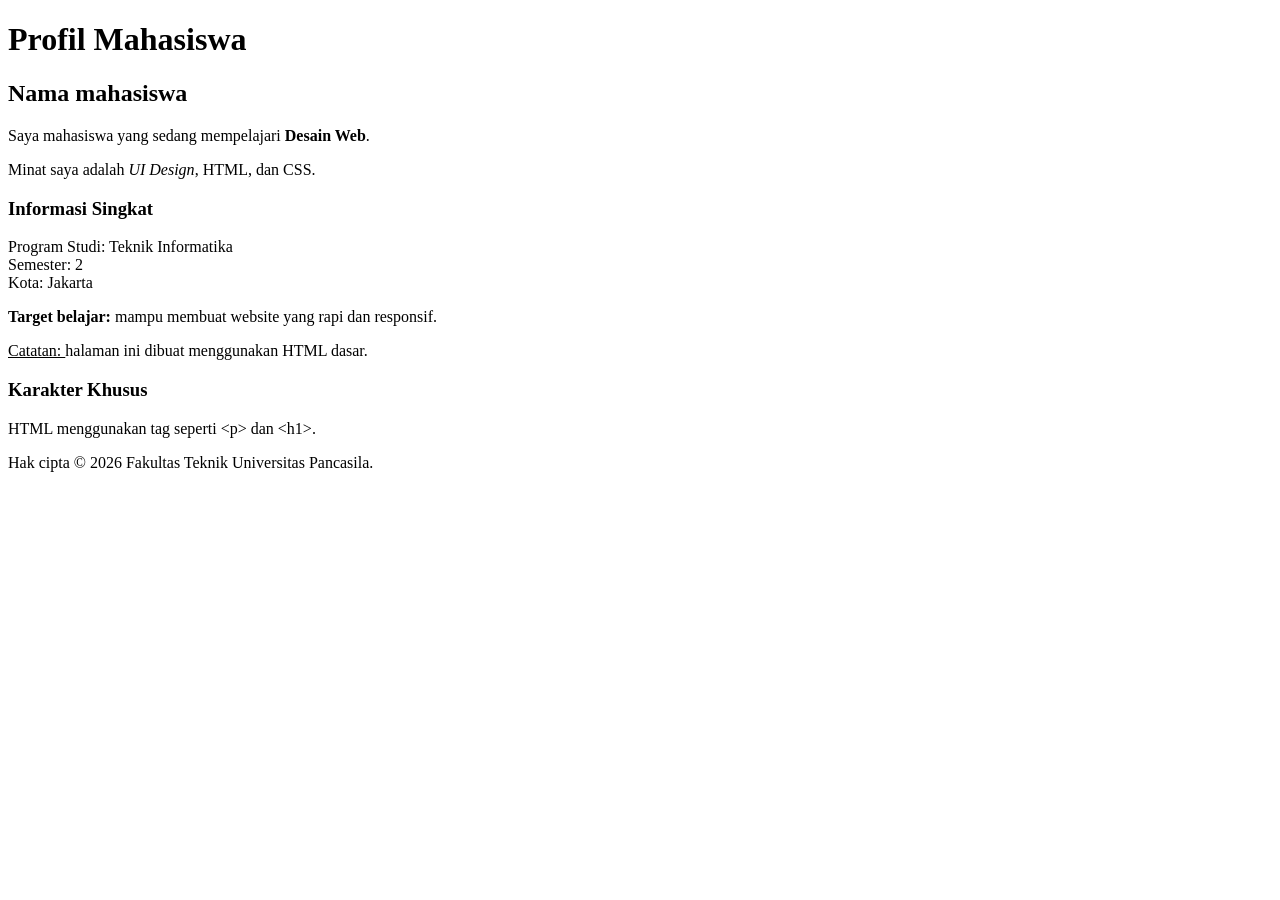
<file: Contoh1/index.html>
<!DOCTYPE html>
<html lang="id">
<head>
    <meta charset="UTF-8">
    <meta name="viewport" content="width=device-width, initial-scale=1.0">
    <title>Profil Mahasiswa</title>
</head>
<body>
    <h1>Profil Mahasiswa</h1>
    <h2>Nama mahasiswa</h2>

    <p>Saya mahasiswa yang sedang mempelajari <strong>Desain Web</strong>.</p>
    <p>Minat saya adalah <em>UI Design</em>, HTML, dan CSS.</p>

    <h3>Informasi Singkat</h3>

    <p>Program Studi: Teknik Informatika<br>
        Semester: 2<br>
        Kota: Jakarta</p>

    <p><b>Target belajar: </b> mampu membuat website yang rapi dan responsif.</p>
    <p><u>Catatan: </u> halaman ini dibuat menggunakan HTML dasar.</p>

    <h3>Karakter Khusus</h3>

    <p>HTML menggunakan tag seperti &lt;p&gt; dan &lt;h1&gt;.</p>
    <p>Hak cipta &copy; 2026 Fakultas Teknik Universitas Pancasila.</p>
</body>
</html>
</file>
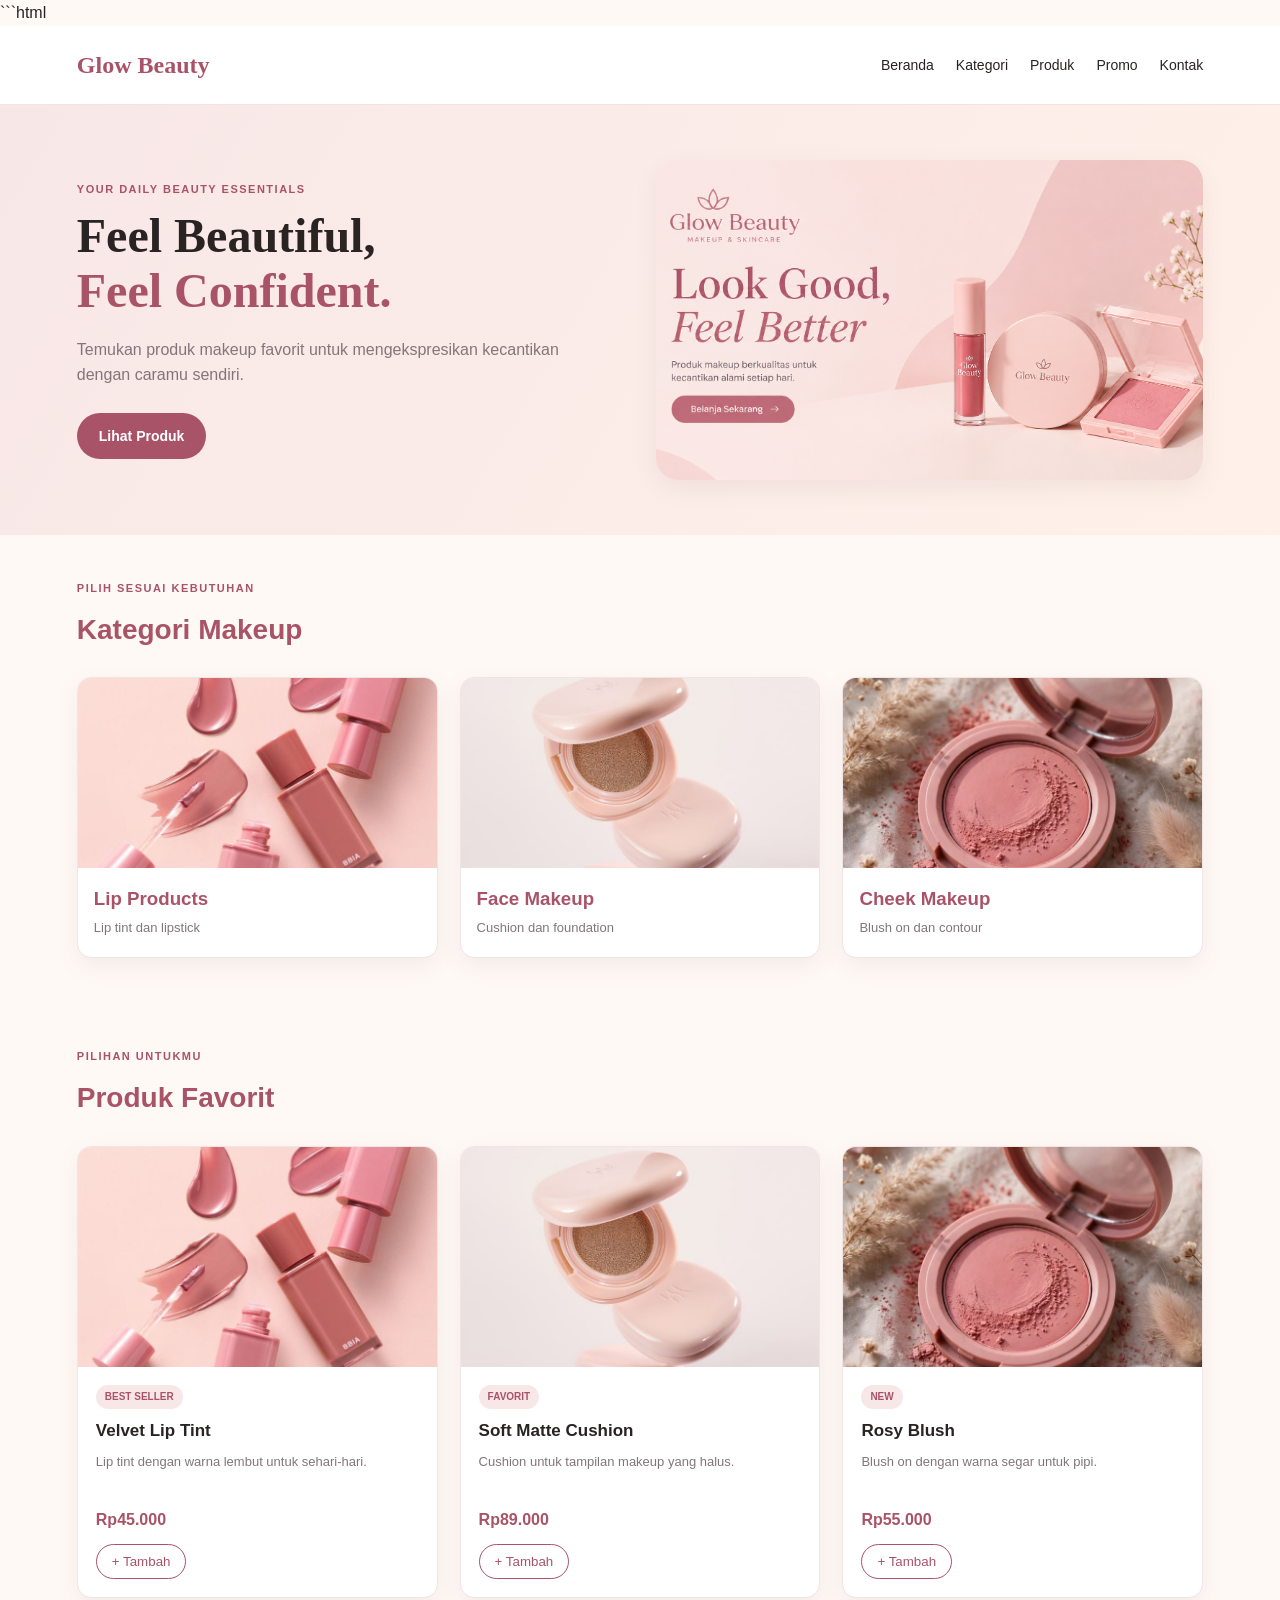
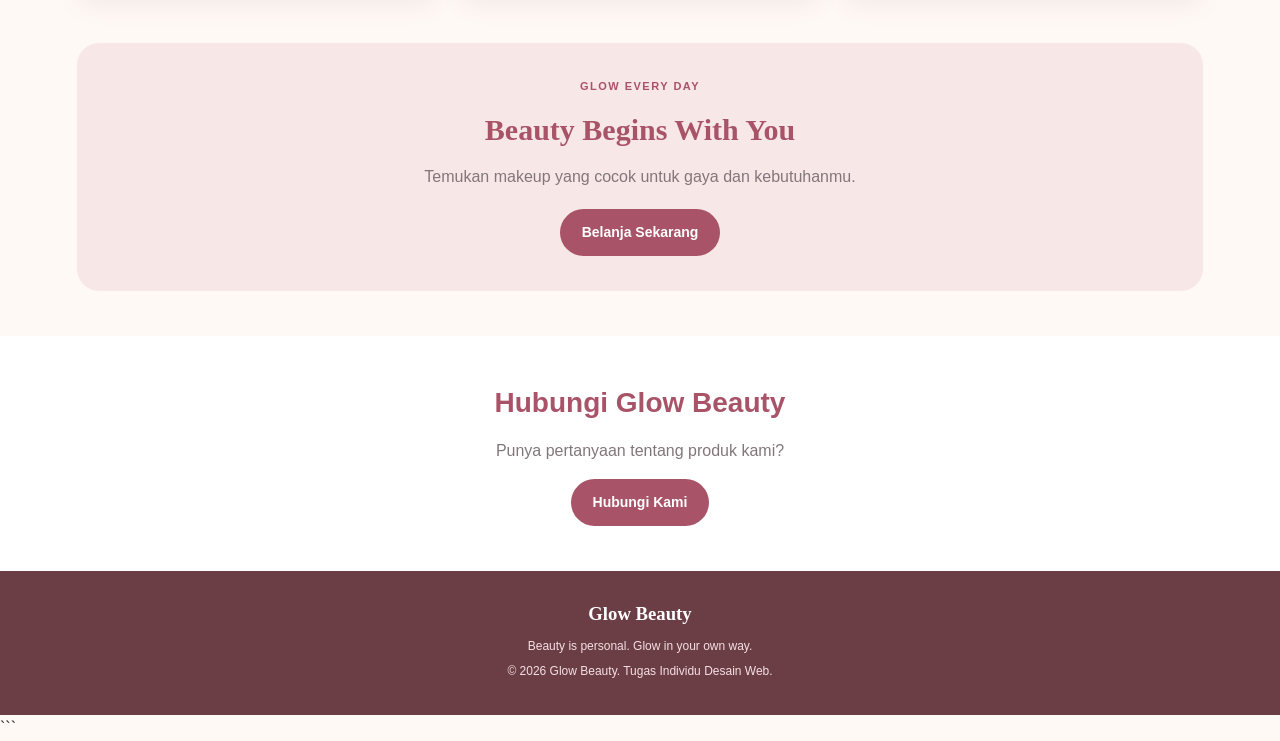
<file: pertemuan 6/index.html>
```html
<!DOCTYPE html>
<html lang="id">
<head>
    <meta charset="UTF-8">
    <meta name="viewport" content="width=device-width, initial-scale=1.0">
    <title>Glow Beauty | Makeup Store</title>
    <link rel="stylesheet" href="css/style.css">
</head>
<body>

    <header class="header" id="beranda">
        <div class="logo">Glow Beauty</div>
        <nav>
            <a href="#beranda">Beranda</a>
            <a href="#kategori">Kategori</a>
            <a href="#produk">Produk</a>
            <a href="#promo">Promo</a>
            <a href="#kontak">Kontak</a>
        </nav>
    </header>

    <main>
        <section class="hero" id="promo">
            <div class="hero-text">
                <p class="eyebrow">YOUR DAILY BEAUTY ESSENTIALS</p>
                <h1>Feel Beautiful,<br><span>Feel Confident.</span></h1>
                <p>
                    Temukan produk makeup favorit untuk
                    mengekspresikan kecantikan dengan caramu sendiri.
                </p>
                <a href="#produk" class="button">Lihat Produk</a>
            </div>

            <div class="hero-image">
                <img src="images/Banner.png"
                     alt="Kumpulan produk makeup">
            </div>
        </section>

        <section class="section" id="kategori">
            <div class="section-heading">
                <p class="eyebrow">PILIH SESUAI KEBUTUHAN</p>
                <h2>Kategori Makeup</h2>
            </div>

            <div class="category-grid">
                <article class="category-card">
                    <img src="images/liptint.jpeg" alt="Produk lip tint">
                    <h3>Lip Products</h3>
                    <p>Lip tint dan lipstick</p>
                </article>

                <article class="category-card">
                    <img src="images/cushion.jpeg" alt="Produk cushion">
                    <h3>Face Makeup</h3>
                    <p>Cushion dan foundation</p>
                </article>

                <article class="category-card">
                    <img src="images/blush on.jpeg" alt="Produk blush on">
                    <h3>Cheek Makeup</h3>
                    <p>Blush on dan contour</p>
                </article>
            </div>
        </section>

        <section class="section" id="produk">
            <div class="section-heading">
                <p class="eyebrow">PILIHAN UNTUKMU</p>
                <h2>Produk Favorit</h2>
            </div>

            <div class="product-grid">
                <article class="product-card">
                    <img src="images/liptint.jpeg" alt="Velvet Lip Tint">
                    <div class="product-info">
                        <span class="label">BEST SELLER</span>
                        <h3>Velvet Lip Tint</h3>
                        <p>Lip tint dengan warna lembut untuk sehari-hari.</p>
                        <strong>Rp45.000</strong>
                        <button type="button">+ Tambah</button>
                    </div>
                </article>

                <article class="product-card">
                    <img src="images/cushion.jpeg" alt="Soft Matte Cushion">
                    <div class="product-info">
                        <span class="label">FAVORIT</span>
                        <h3>Soft Matte Cushion</h3>
                        <p>Cushion untuk tampilan makeup yang halus.</p>
                        <strong>Rp89.000</strong>
                        <button type="button">+ Tambah</button>
                    </div>
                </article>

                <article class="product-card">
                    <img src="images/blush on.jpeg" alt="Rosy Blush">
                    <div class="product-info">
                        <span class="label">NEW</span>
                        <h3>Rosy Blush</h3>
                        <p>Blush on dengan warna segar untuk pipi.</p>
                        <strong>Rp55.000</strong>
                        <button type="button">+ Tambah</button>
                    </div>
                </article>
            </div>
        </section>

        <section class="promo-box">
            <p class="eyebrow">GLOW EVERY DAY</p>
            <h2>Beauty Begins With You</h2>
            <p>Temukan makeup yang cocok untuk gaya dan kebutuhanmu.</p>
            <a href="#produk" class="button">Belanja Sekarang</a>
        </section>

        <section class="contact section" id="kontak">
            <h2>Hubungi Glow Beauty</h2>
            <p>Punya pertanyaan tentang produk kami?</p>
            <a href="mailto:glowbeauty@example.com" class="button">
                Hubungi Kami
            </a>
        </section>
    </main>

    <footer>
        <h3>Glow Beauty</h3>
        <p>Beauty is personal. Glow in your own way.</p>
        <p>&copy; 2026 Glow Beauty. Tugas Individu Desain Web.</p>
    </footer>

</body>
</html>
```
</file>
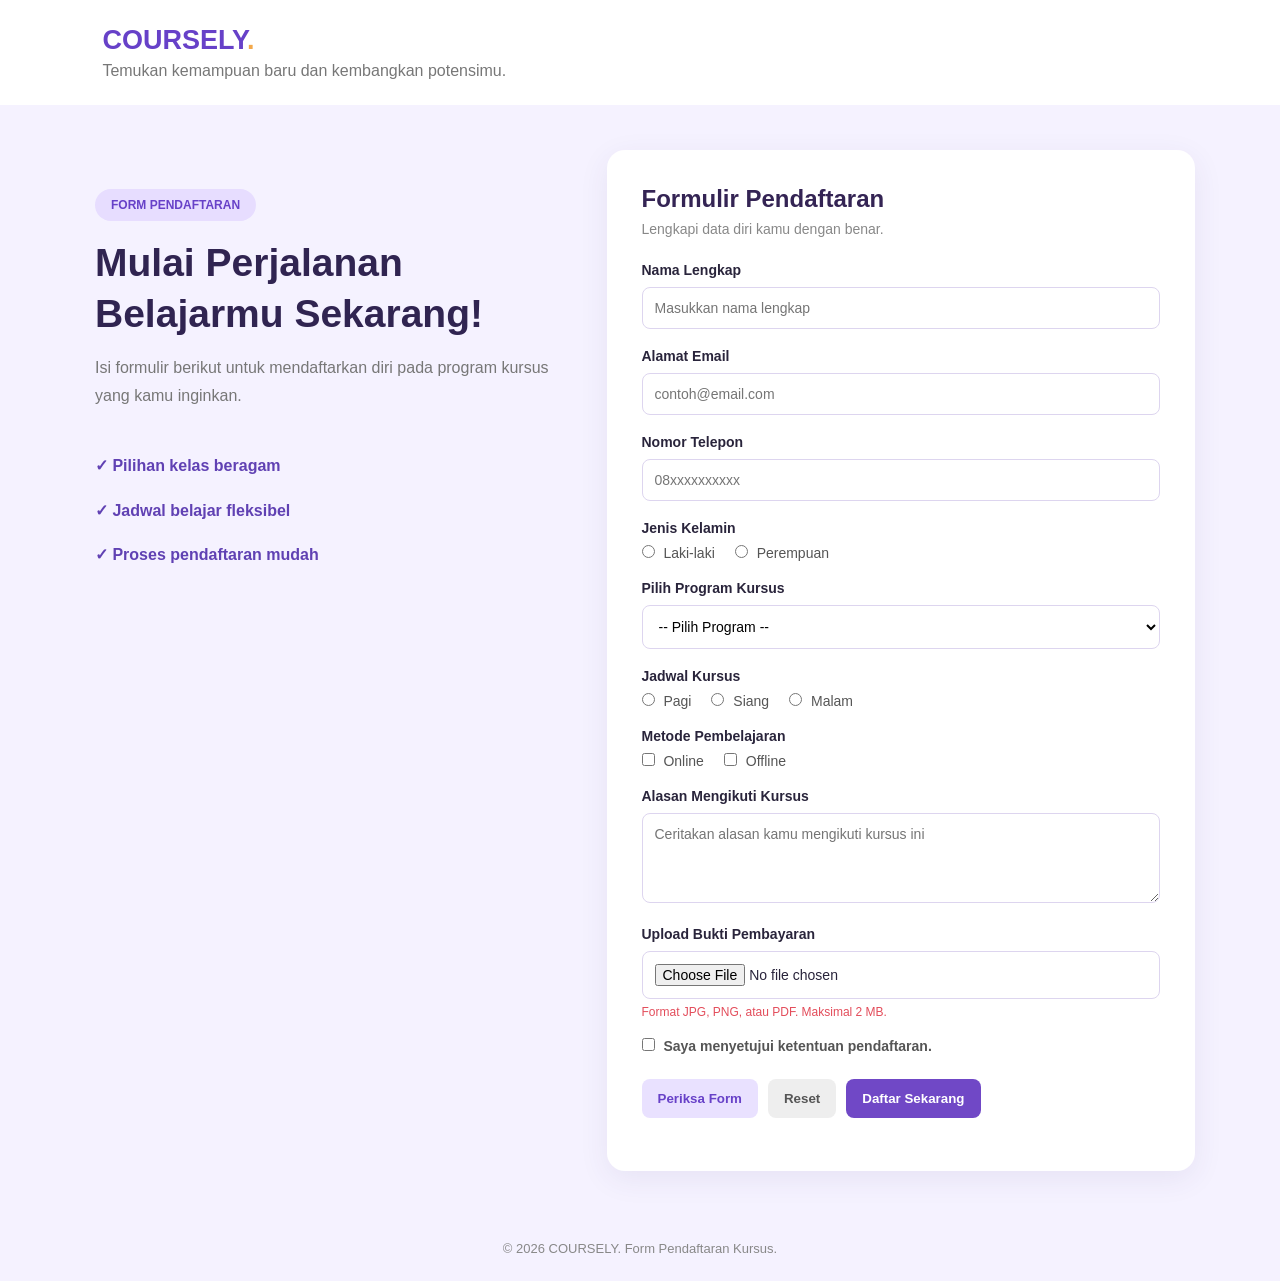
<file: pertemuan 8/index.html>
<!DOCTYPE html>
<html lang="id">
<head>
    <meta charset="UTF-8">
    <meta name="viewport" content="width=device-width, initial-scale=1.0">
    <title>COURSELY - Form Pendaftaran Kursus</title>
    <link rel="stylesheet" href="css/style.css">
</head>
<body>

    <header>
        <div class="logo">COURSELY<span>.</span></div>
        <p>Temukan kemampuan baru dan kembangkan potensimu.</p>
    </header>

    <main class="container">

        <section class="intro">
            <span class="tag">FORM PENDAFTARAN</span>
            <h1>Mulai Perjalanan<br>Belajarmu Sekarang!</h1>
            <p>
                Isi formulir berikut untuk mendaftarkan diri pada program
                kursus yang kamu inginkan.
            </p>
            <div class="info">
                <div>✓ Pilihan kelas beragam</div>
                <div>✓ Jadwal belajar fleksibel</div>
                <div>✓ Proses pendaftaran mudah</div>
            </div>
        </section>

        <section class="form-card">
            <h2>Formulir Pendaftaran</h2>
            <p class="subtitle">Lengkapi data diri kamu dengan benar.</p>

            <form id="formPendaftaran" novalidate>

                <div class="form-group">
                    <label for="nama">Nama Lengkap</label>
                    <input type="text" id="nama" placeholder="Masukkan nama lengkap">
                    <small id="errorNama"></small>
                </div>

                <div class="form-group">
                    <label for="email">Alamat Email</label>
                    <input type="text" id="email" placeholder="contoh@email.com">
                    <small id="errorEmail"></small>
                </div>

                <div class="form-group">
                    <label for="telepon">Nomor Telepon</label>
                    <input type="text" id="telepon" placeholder="08xxxxxxxxxx">
                    <small id="errorTelepon"></small>
                </div>

                <div class="form-group">
                    <label>Jenis Kelamin</label>
                    <div class="option-group">
                        <label><input type="radio" name="gender" value="Laki-laki"> Laki-laki</label>
                        <label><input type="radio" name="gender" value="Perempuan"> Perempuan</label>
                    </div>
                    <small id="errorGender"></small>
                </div>

                <div class="form-group">
                    <label for="kursus">Pilih Program Kursus</label>
                    <select id="kursus">
                        <option value="">-- Pilih Program --</option>
                        <option value="Web Development">Web Development</option>
                        <option value="UI/UX Design">UI/UX Design</option>
                        <option value="Digital Marketing">Digital Marketing</option>
                        <option value="Data Analysis">Data Analysis</option>
                    </select>
                    <small id="errorKursus"></small>
                </div>

                <div class="form-group">
                    <label>Jadwal Kursus</label>
                    <div class="option-group">
                        <label><input type="radio" name="jadwal" value="Pagi"> Pagi</label>
                        <label><input type="radio" name="jadwal" value="Siang"> Siang</label>
                        <label><input type="radio" name="jadwal" value="Malam"> Malam</label>
                    </div>
                    <small id="errorJadwal"></small>
                </div>

                <div class="form-group">
                    <label>Metode Pembelajaran</label>
                    <div class="option-group">
                        <label><input type="checkbox" name="metode" value="Online"> Online</label>
                        <label><input type="checkbox" name="metode" value="Offline"> Offline</label>
                    </div>
                    <small id="errorMetode"></small>
                </div>

                <div class="form-group">
                    <label for="alasan">Alasan Mengikuti Kursus</label>
                    <textarea id="alasan" rows="4"
                        placeholder="Ceritakan alasan kamu mengikuti kursus ini"></textarea>
                    <small id="errorAlasan"></small>
                </div>

                <div class="form-group">
                    <label for="bukti">Upload Bukti Pembayaran</label>
                    <input type="file" id="bukti" accept=".jpg,.jpeg,.png,.pdf">
                    <small>Format JPG, PNG, atau PDF. Maksimal 2 MB.</small>
                    <small id="errorBukti"></small>
                </div>

                <div class="form-group">
                    <label class="agreement">
                        <input type="checkbox" id="persetujuan">
                        Saya menyetujui ketentuan pendaftaran.
                    </label>
                    <small id="errorPersetujuan"></small>
                </div>

                <div class="buttons">
                    <button type="button" class="check-btn" id="cekBtn">
                        Periksa Form
                    </button>

                    <button type="reset" class="reset-btn">
                        Reset
                    </button>

                    <button type="submit" class="submit-btn">
                        Daftar Sekarang
                    </button>
                </div>

                <div id="hasil"></div>

            </form>
        </section>
    </main>

    <footer>
        © 2026 COURSELY. Form Pendaftaran Kursus.
    </footer>

    <script src="js/script.js"></script>
</body>
</html>
</file>
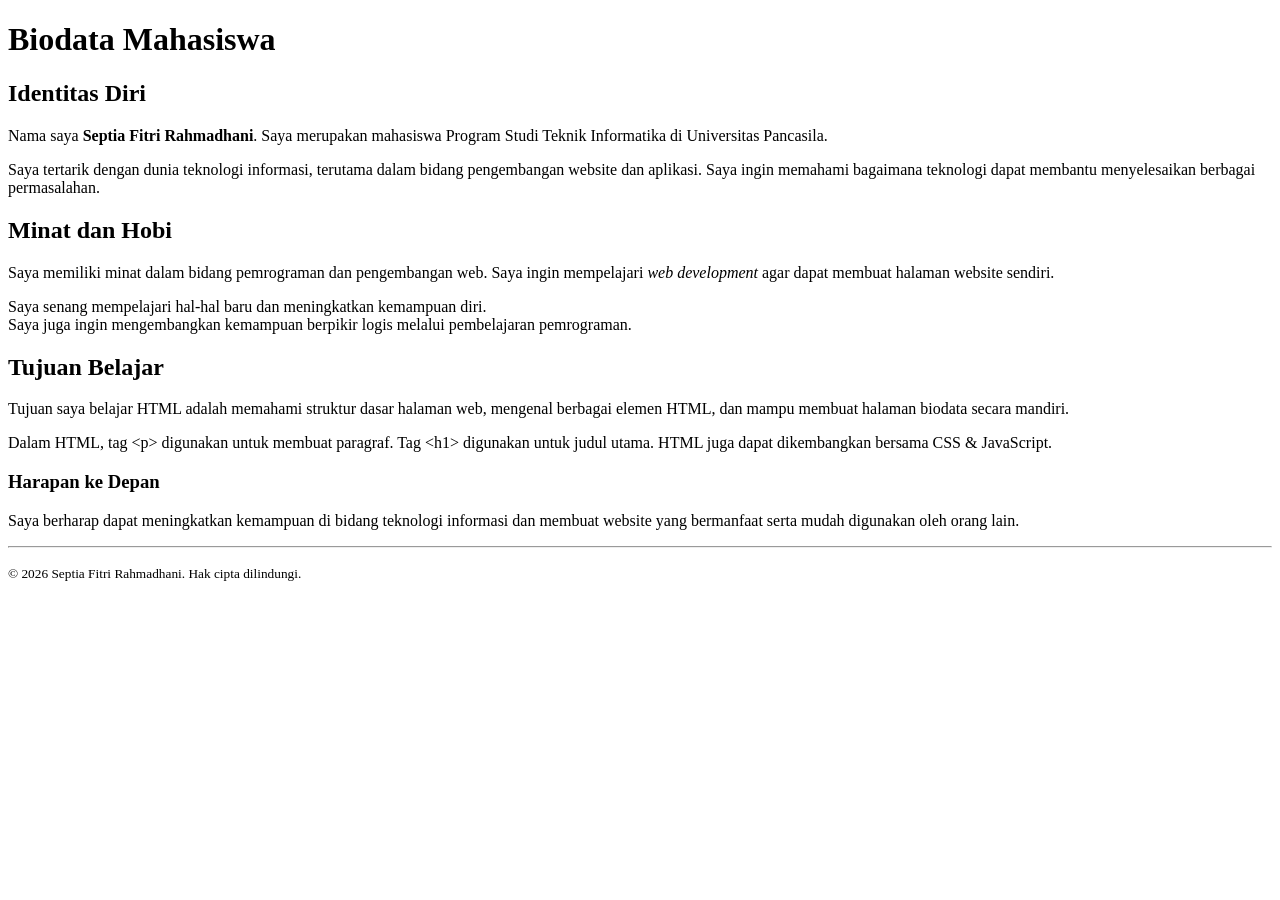
<file: PRAK1_DW A_4525210097_Septia Fitri Rahmadhani/index.html>
<!DOCTYPE html>
<html lang="id">
<head>
    <meta charset="UTF-8">
    <meta name="viewport" content="width=device-width, initial-scale=1.0">
    <title>Biodata Mahasiswa</title>
</head>
<body>

    <h1>Biodata Mahasiswa</h1>

    <h2>Identitas Diri</h2>

    <p>
        Nama saya <strong>Septia Fitri Rahmadhani</strong>.
        Saya merupakan mahasiswa Program Studi Teknik Informatika
        di Universitas Pancasila.
    </p>

    <p>
        Saya tertarik dengan dunia teknologi informasi,
        terutama dalam bidang pengembangan website dan aplikasi.
        Saya ingin memahami bagaimana teknologi dapat membantu
        menyelesaikan berbagai permasalahan.
    </p>

    <h2>Minat dan Hobi</h2>

    <p>
        Saya memiliki minat dalam bidang pemrograman dan
        pengembangan web. Saya ingin mempelajari <em>web development</em>
        agar dapat membuat halaman website sendiri.
    </p>

    <p>
        Saya senang mempelajari hal-hal baru dan meningkatkan
        kemampuan diri.
        <br>
        Saya juga ingin mengembangkan kemampuan berpikir logis
        melalui pembelajaran pemrograman.
    </p>

    <h2>Tujuan Belajar</h2>

    <p>
        Tujuan saya belajar HTML adalah memahami struktur dasar
        halaman web, mengenal berbagai elemen HTML, dan mampu
        membuat halaman biodata secara mandiri.
    </p>

    <p>
        Dalam HTML, tag &lt;p&gt; digunakan untuk membuat paragraf.
        Tag &lt;h1&gt; digunakan untuk judul utama.
        HTML juga dapat dikembangkan bersama CSS &amp; JavaScript.
    </p>

    <h3>Harapan ke Depan</h3>

    <p>
        Saya berharap dapat meningkatkan kemampuan di bidang
        teknologi informasi dan membuat website yang bermanfaat
        serta mudah digunakan oleh orang lain.
    </p>

    <hr>

    <p>
        <small>
            &copy; 2026 Septia Fitri Rahmadhani. Hak cipta dilindungi.
        </small>
    </p>

</body>
</html>
</file>
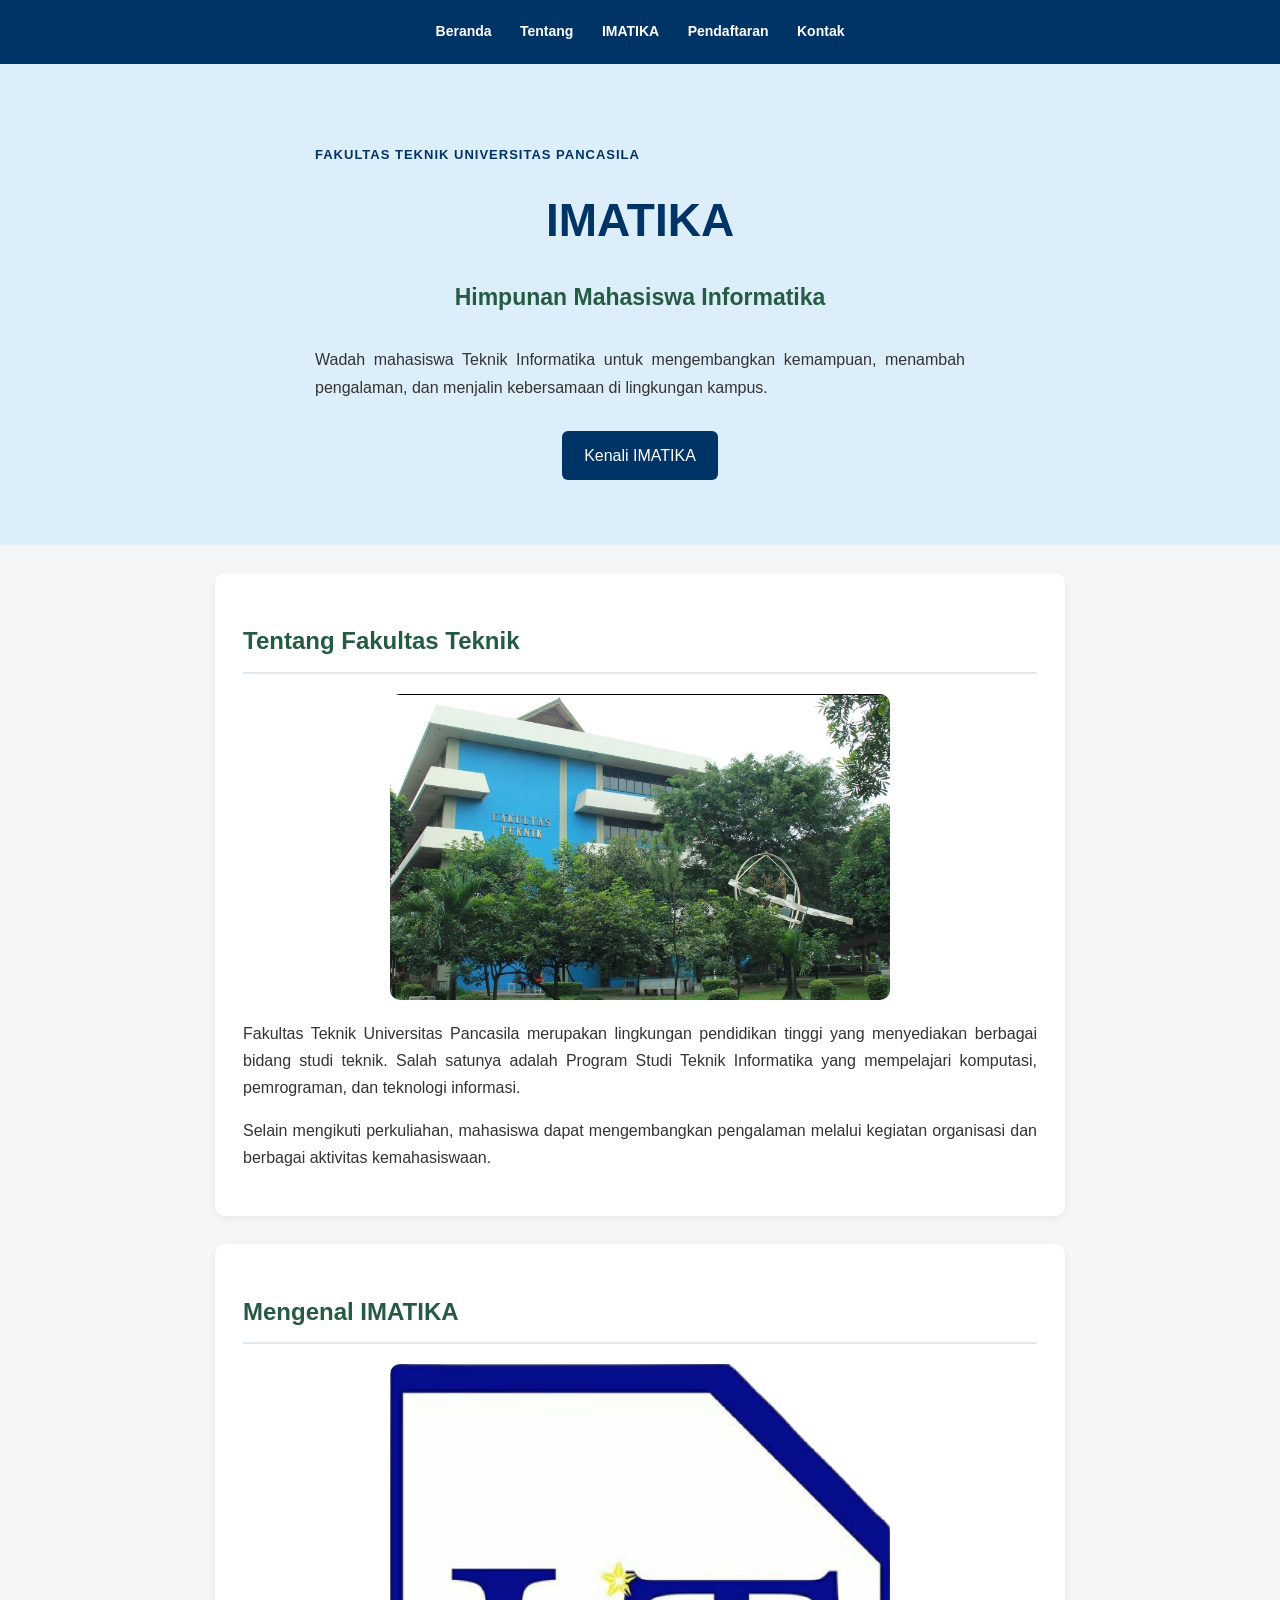
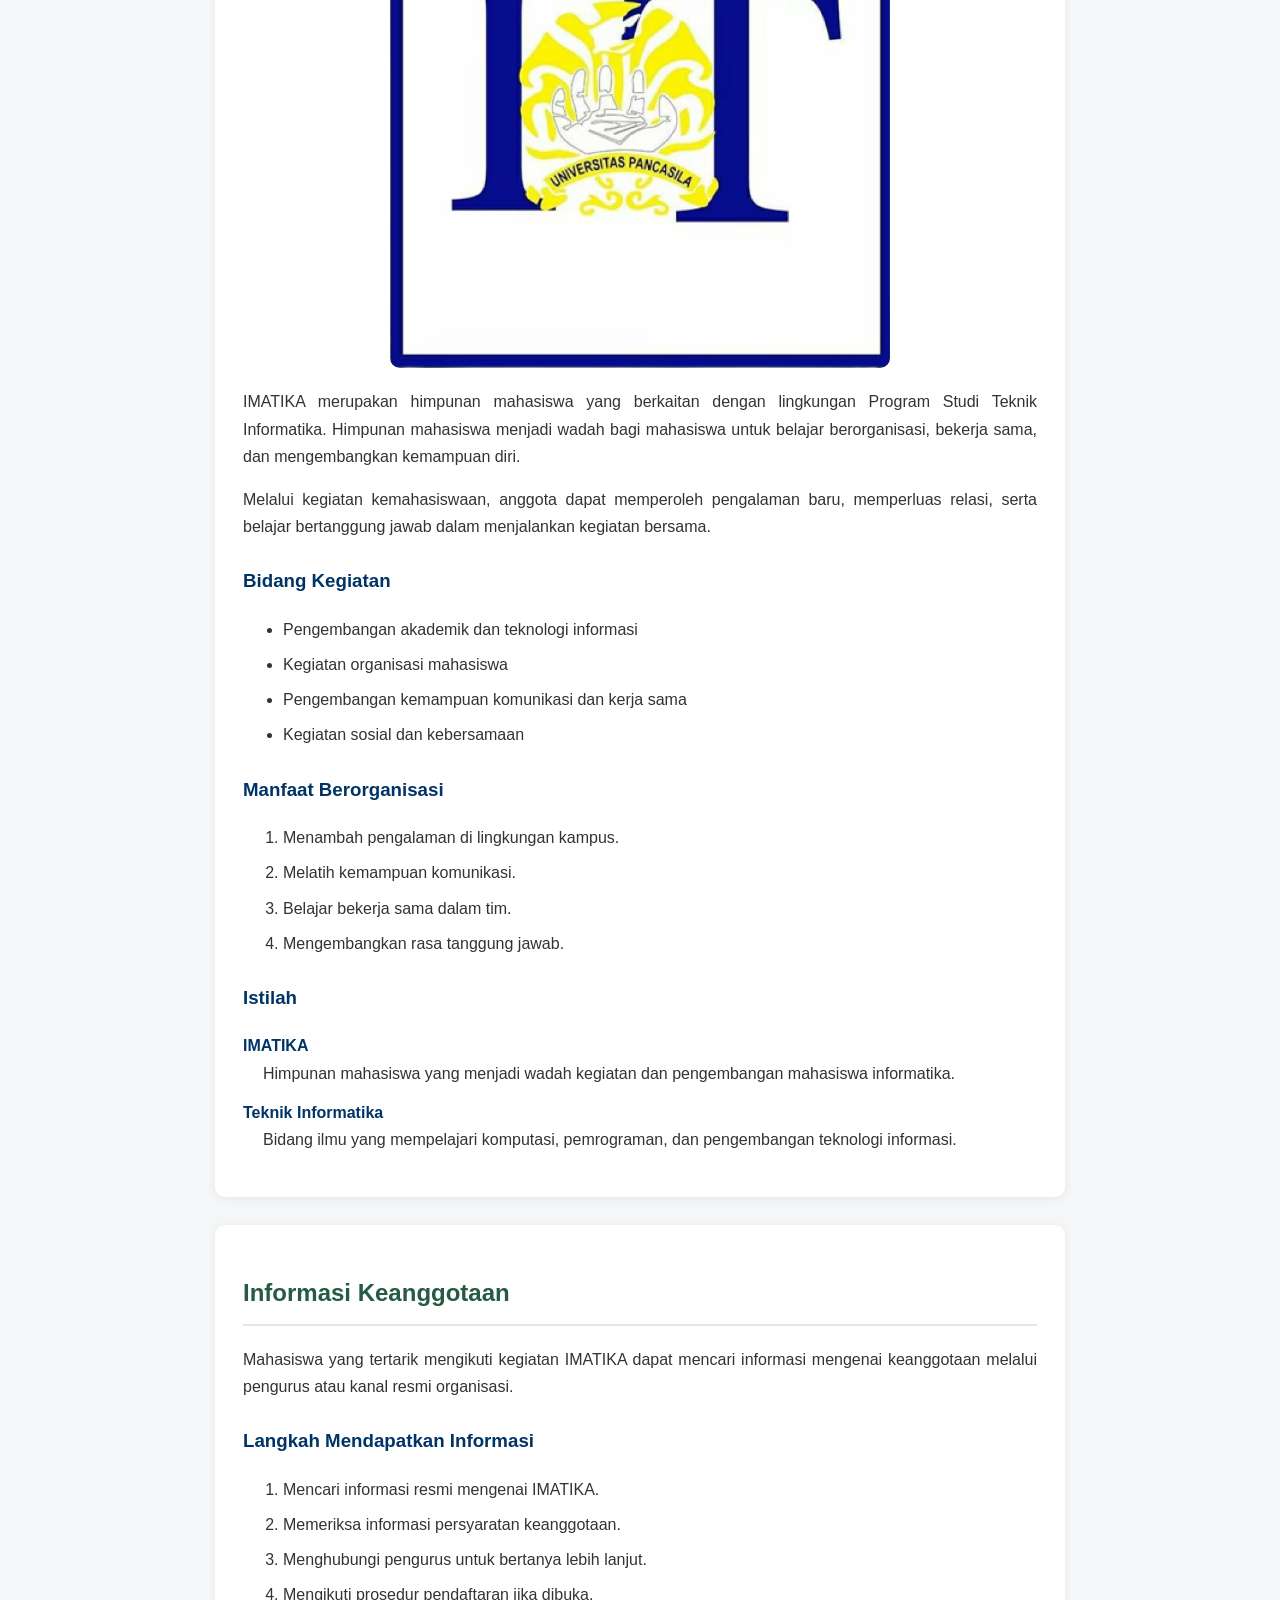
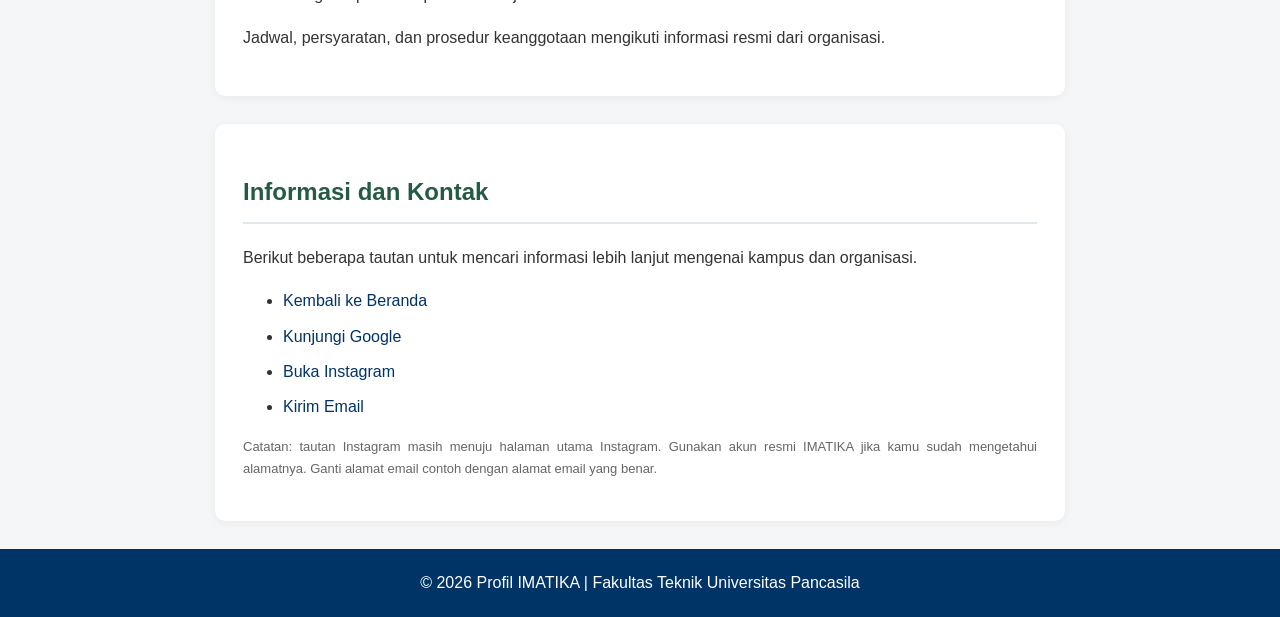
<file: PRAK2_DW A_4525210097_Septia Fitri Rahmadhani/index.html>
<!DOCTYPE html>
<html lang="id">
<head>
    <meta charset="UTF-8">
    <meta name="viewport" content="width=device-width, initial-scale=1.0">
    <title>Profil IMATIKA - Fakultas Teknik UP</title>
    <link rel="stylesheet" href="css/style.css">
</head>

<body>

    <!-- Navigasi -->
    <nav>
        <a href="#beranda">Beranda</a>
        <a href="#tentang">Tentang</a>
        <a href="#imatika">IMATIKA</a>
        <a href="#pendaftaran">Pendaftaran</a>
        <a href="#kontak">Kontak</a>
    </nav>

    <!-- Beranda -->
    <header id="beranda">
        <div class="hero-content">
            <p class="label">FAKULTAS TEKNIK UNIVERSITAS PANCASILA</p>
            <h1>IMATIKA</h1>
            <h2>Himpunan Mahasiswa Informatika</h2>
            <p>
                Wadah mahasiswa Teknik Informatika untuk
                mengembangkan kemampuan, menambah pengalaman,
                dan menjalin kebersamaan di lingkungan kampus.
            </p>
            <a class="tombol" href="#tentang">Kenali IMATIKA</a>
        </div>
    </header>

    <main>

        <!-- Tentang Fakultas -->
        <section id="tentang">
            <h2>Tentang Fakultas Teknik</h2>

            <img
                src="images/gedung.jpg"
                alt="Gedung Fakultas Teknik Universitas Pancasila"
                class="gambar-profil"
            >

            <p>
                Fakultas Teknik Universitas Pancasila merupakan
                lingkungan pendidikan tinggi yang menyediakan
                berbagai bidang studi teknik. Salah satunya adalah
                Program Studi Teknik Informatika yang mempelajari
                komputasi, pemrograman, dan teknologi informasi.
            </p>

            <p>
                Selain mengikuti perkuliahan, mahasiswa dapat
                mengembangkan pengalaman melalui kegiatan
                organisasi dan berbagai aktivitas kemahasiswaan.
            </p>
        </section>

        <!-- Profil IMATIKA -->
        <section id="imatika">
            <h2>Mengenal IMATIKA</h2>

            <img
                src="images/imatika.png"
                alt="Logo atau foto Himpunan Mahasiswa Informatika IMATIKA"
                class="gambar-profil"
            >

            <p>
                IMATIKA merupakan himpunan mahasiswa yang
                berkaitan dengan lingkungan Program Studi
                Teknik Informatika. Himpunan mahasiswa menjadi
                wadah bagi mahasiswa untuk belajar berorganisasi,
                bekerja sama, dan mengembangkan kemampuan diri.
            </p>

            <p>
                Melalui kegiatan kemahasiswaan, anggota dapat
                memperoleh pengalaman baru, memperluas relasi,
                serta belajar bertanggung jawab dalam menjalankan
                kegiatan bersama.
            </p>

            <h3>Bidang Kegiatan</h3>

            <ul>
                <li>Pengembangan akademik dan teknologi informasi</li>
                <li>Kegiatan organisasi mahasiswa</li>
                <li>Pengembangan kemampuan komunikasi dan kerja sama</li>
                <li>Kegiatan sosial dan kebersamaan</li>
            </ul>

            <h3>Manfaat Berorganisasi</h3>

            <ol>
                <li>Menambah pengalaman di lingkungan kampus.</li>
                <li>Melatih kemampuan komunikasi.</li>
                <li>Belajar bekerja sama dalam tim.</li>
                <li>Mengembangkan rasa tanggung jawab.</li>
            </ol>

            <h3>Istilah</h3>

            <dl>
                <dt>IMATIKA</dt>
                <dd>
                    Himpunan mahasiswa yang menjadi wadah
                    kegiatan dan pengembangan mahasiswa informatika.
                </dd>

                <dt>Teknik Informatika</dt>
                <dd>
                    Bidang ilmu yang mempelajari komputasi,
                    pemrograman, dan pengembangan teknologi informasi.
                </dd>
            </dl>
        </section>

        <!-- Alur Pendaftaran -->
        <section id="pendaftaran">
            <h2>Informasi Keanggotaan</h2>

            <p>
                Mahasiswa yang tertarik mengikuti kegiatan
                IMATIKA dapat mencari informasi mengenai
                keanggotaan melalui pengurus atau kanal resmi
                organisasi.
            </p>

            <h3>Langkah Mendapatkan Informasi</h3>

            <ol>
                <li>Mencari informasi resmi mengenai IMATIKA.</li>
                <li>Memeriksa informasi persyaratan keanggotaan.</li>
                <li>Menghubungi pengurus untuk bertanya lebih lanjut.</li>
                <li>Mengikuti prosedur pendaftaran jika dibuka.</li>
            </ol>

            <p>
                Jadwal, persyaratan, dan prosedur keanggotaan
                mengikuti informasi resmi dari organisasi.
            </p>
        </section>

        <!-- Link dan Kontak -->
        <section id="kontak">
            <h2>Informasi dan Kontak</h2>

            <p>
                Berikut beberapa tautan untuk mencari informasi
                lebih lanjut mengenai kampus dan organisasi.
            </p>

            <ul class="daftar-link">
                <li>
                    <a href="#beranda">Kembali ke Beranda</a>
                </li>

                <li>
                    <a
                        href="https://www.google.com/"
                        target="_blank"
                        rel="noopener noreferrer"
                    >
                        Kunjungi Google
                    </a>
                </li>

                <li>
                    <a
                        href="https://www.instagram.com/"
                        target="_blank"
                        rel="noopener noreferrer"
                    >
                        Buka Instagram
                    </a>
                </li>

                <li>
                    <a href="mailto:septiafitri@email.com">
                        Kirim Email
                    </a>
                </li>
            </ul>

            <p class="catatan">
                Catatan: tautan Instagram masih menuju halaman
                utama Instagram. Gunakan akun resmi IMATIKA jika
                kamu sudah mengetahui alamatnya. Ganti alamat
                email contoh dengan alamat email yang benar.
            </p>
        </section>

    </main>

    <!-- Footer -->
    <footer>
        <p>
            &copy; 2026 Profil IMATIKA |
            Fakultas Teknik Universitas Pancasila
        </p>
    </footer>

</body>
</html>
</file>
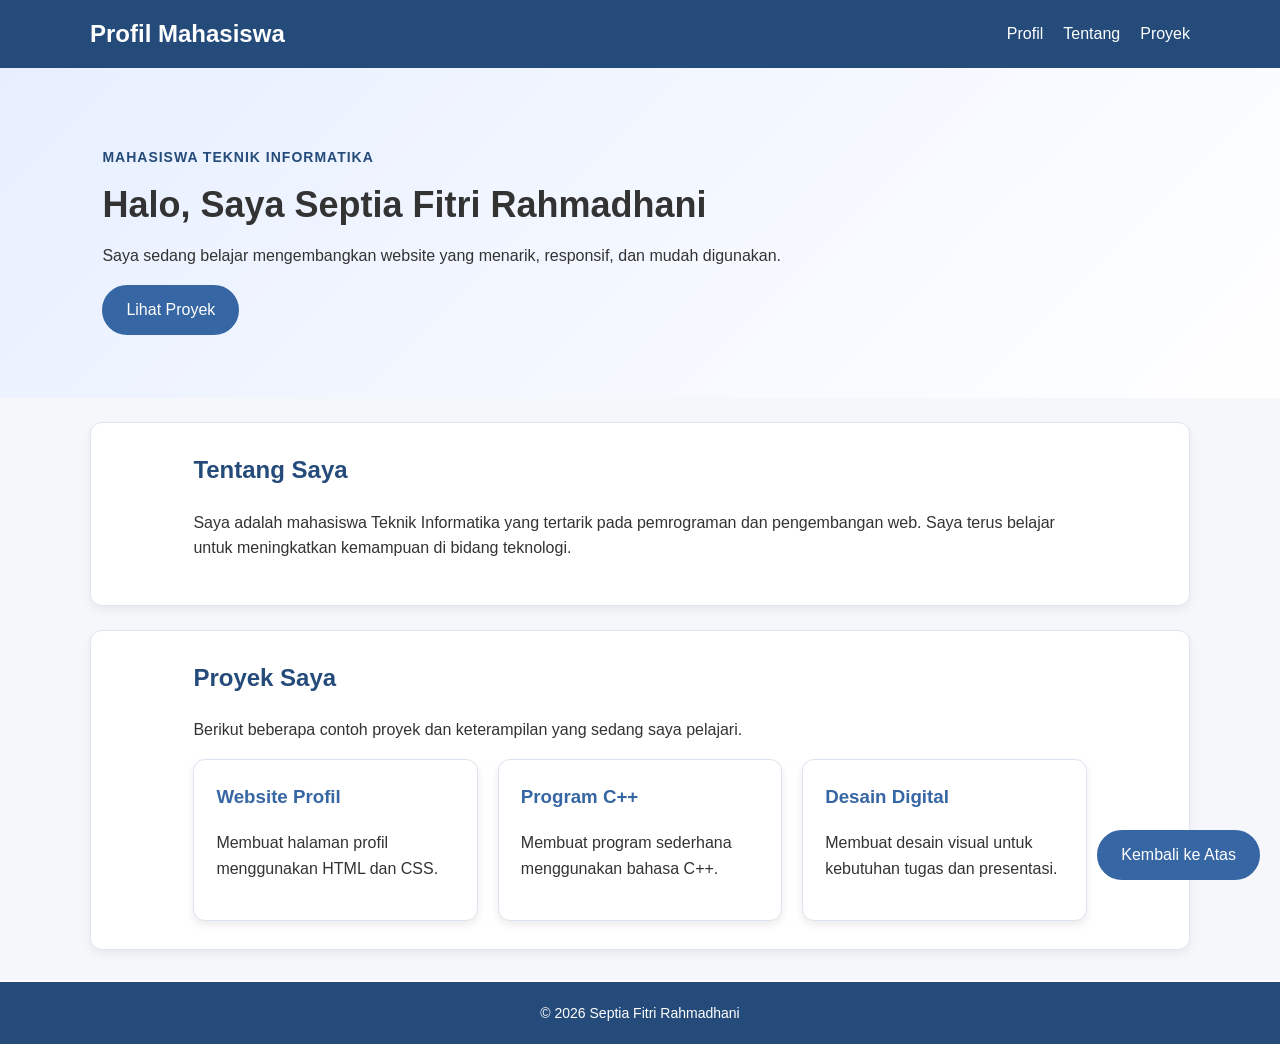
<file: PRAK4_DW A_4525210097_Septia Fitri Rahmadhani/profil/index.html>
<!DOCTYPE html>
<html lang="id">
<head>
    <meta charset="UTF-8">
    <meta name="viewport" content="width=device-width, initial-scale=1.0">
    <title>Profil Mahasiswa - Septia Fitri Rahmadhani</title>
    <link rel="stylesheet" href="style.css">
</head>
<body>

    <header class="header">
        <div class="header-inner">
            <h1>Profil Mahasiswa</h1>

            <nav class="navigation">
                <a href="#profil">Profil</a>
                <a href="#tentang">Tentang</a>
                <a href="#proyek">Proyek</a>
            </nav>
        </div>
    </header>

    <main>
        <section class="hero section-shell" id="profil">
            <div class="hero-content">
                <p class="eyebrow">MAHASISWA TEKNIK INFORMATIKA</p>

                <h2>Halo, Saya Septia Fitri Rahmadhani</h2>

                <p>
                    Saya sedang belajar mengembangkan website yang menarik,
                    responsif, dan mudah digunakan.
                </p>

                <a href="#proyek" class="button">Lihat Proyek</a>
            </div>
        </section>

        <section class="content section-shell" id="tentang">
            <h2>Tentang Saya</h2>

            <p>
                Saya adalah mahasiswa Teknik Informatika yang tertarik
                pada pemrograman dan pengembangan web. Saya terus belajar
                untuk meningkatkan kemampuan di bidang teknologi.
            </p>
        </section>

        <section class="content section-shell" id="proyek">
            <h2>Proyek Saya</h2>

            <p>
                Berikut beberapa contoh proyek dan keterampilan
                yang sedang saya pelajari.
            </p>

            <div class="project-container">
                <article class="card">
                    <h3>Website Profil</h3>
                    <p>
                        Membuat halaman profil menggunakan HTML dan CSS.
                    </p>
                </article>

                <article class="card">
                    <h3>Program C++</h3>
                    <p>
                        Membuat program sederhana menggunakan bahasa C++.
                    </p>
                </article>

                <article class="card">
                    <h3>Desain Digital</h3>
                    <p>
                        Membuat desain visual untuk kebutuhan tugas
                        dan presentasi.
                    </p>
                </article>
            </div>
        </section>
    </main>

    <footer class="footer">
        <p>&copy; 2026 Septia Fitri Rahmadhani</p>
    </footer>

    <a href="#profil" class="button back-to-top">
        Kembali ke Atas
    </a>

</body>
</html>
</file>
<file: pertemuan 6/css/style.css>
/* =========================
   DESIGN SYSTEM
========================= */
:root {
    --primary: #d98c9a;
    --primary-dark: #a95368;
    --pink-light: #f8e7e7;
    --cream: #fff9f5;
    --text: #292323;
    --muted: #82767a;
    --white: #ffffff;
    --border: #f0e4e5;

    --space-1: 8px;
    --space-2: 16px;
    --space-3: 24px;
    --space-4: 32px;
    --space-5: 48px;

    --radius-sm: 8px;
    --radius-md: 14px;
    --radius-lg: 22px;

    --shadow: 0 8px 25px rgba(107, 62, 70, 0.08);
}

/* =========================
   RESET
========================= */
* {
    box-sizing: border-box;
}

html {
    scroll-behavior: smooth;
}

body {
    margin: 0;
    font-family: Arial, Helvetica, sans-serif;
    background: var(--cream);
    color: var(--text);
    line-height: 1.6;
}

img {
    display: block;
    width: 100%;
    object-fit: cover;
}

h1, h2, h3, p {
    margin-top: 0;
}

a {
    text-decoration: none;
}

/* =========================
   HEADER
========================= */
.header {
    display: flex;
    justify-content: space-between;
    align-items: center;
    gap: var(--space-2);
    padding: 20px 6%;
    background: var(--white);
    border-bottom: 1px solid var(--border);
}

.logo {
    color: var(--primary-dark);
    font-family: Georgia, serif;
    font-size: 24px;
    font-weight: bold;
}

nav {
    display: flex;
    flex-wrap: wrap;
    gap: 22px;
}

nav a {
    color: var(--text);
    font-size: 14px;
    transition: color 0.2s;
}

nav a:hover {
    color: var(--primary-dark);
}

/* =========================
   HERO
========================= */
.hero {
    display: grid;
    grid-template-columns: 1fr 1fr;
    align-items: center;
    gap: var(--space-4);
    padding: 55px 6%;
    background: linear-gradient(120deg, #f8e7e7, #fff1e9);
}

.hero-text {
    max-width: 520px;
}

.eyebrow {
    color: var(--primary-dark);
    font-size: 11px;
    font-weight: bold;
    letter-spacing: 1.5px;
    margin-bottom: 10px;
}

.hero h1 {
    font-family: Georgia, serif;
    font-size: clamp(32px, 4vw, 48px);
    line-height: 1.15;
    margin-bottom: 18px;
}

.hero h1 span {
    color: var(--primary-dark);
}

.hero-text > p:not(.eyebrow) {
    color: var(--muted);
    margin-bottom: 25px;
}

.hero-image img {
    height: 320px;
    border-radius: var(--radius-lg);
    box-shadow: var(--shadow);
}

/* =========================
   BUTTON
========================= */
.button {
    display: inline-block;
    padding: 12px 22px;
    border: 0;
    border-radius: 30px;
    background: var(--primary-dark);
    color: var(--white);
    font-size: 14px;
    font-weight: bold;
    cursor: pointer;
    transition: background 0.2s, transform 0.2s;
}

.button:hover {
    background: #7f3c4e;
    transform: translateY(-2px);
}

/* =========================
   SECTION
========================= */
.section {
    padding: 45px 6%;
}

.section-heading {
    margin-bottom: 25px;
}

.section-heading h2,
.contact h2 {
    margin-bottom: 0;
    color: var(--primary-dark);
    font-size: 28px;
}

/* =========================
   CATEGORY CARDS
========================= */
.category-grid {
    display: grid;
    grid-template-columns: repeat(3, minmax(0, 1fr));
    gap: 22px;
}

.category-card {
    overflow: hidden;
    background: var(--white);
    border: 1px solid var(--border);
    border-radius: var(--radius-md);
    box-shadow: var(--shadow);
    transition: transform 0.2s;
}

.category-card:hover,
.product-card:hover {
    transform: translateY(-4px);
}

.category-card img {
    height: 190px;
}

.category-card h3 {
    margin: 16px 16px 4px;
    color: var(--primary-dark);
}

.category-card p {
    margin: 0 16px 18px;
    color: var(--muted);
    font-size: 13px;
}

/* =========================
   PRODUCT CARDS
========================= */
.product-grid {
    display: grid;
    grid-template-columns: repeat(3, minmax(0, 1fr));
    gap: 22px;
}

.product-card {
    overflow: hidden;
    background: var(--white);
    border: 1px solid var(--border);
    border-radius: var(--radius-md);
    box-shadow: var(--shadow);
    transition: transform 0.2s;
}

.product-card > img {
    height: 220px;
}

.product-info {
    padding: 18px;
}

.label {
    display: inline-block;
    margin-bottom: 8px;
    padding: 4px 9px;
    border-radius: 20px;
    background: var(--pink-light);
    color: var(--primary-dark);
    font-size: 10px;
    font-weight: bold;
}

.product-info h3 {
    margin-bottom: 8px;
    font-size: 17px;
}

.product-info p {
    min-height: 42px;
    color: var(--muted);
    font-size: 13px;
}

.product-info strong {
    display: block;
    margin-bottom: 12px;
    color: var(--primary-dark);
    font-size: 16px;
}

.product-info button {
    padding: 9px 15px;
    border: 1px solid var(--primary-dark);
    border-radius: 20px;
    background: var(--white);
    color: var(--primary-dark);
    cursor: pointer;
    transition: background 0.2s, color 0.2s;
}

.product-info button:hover {
    background: var(--primary-dark);
    color: var(--white);
}

/* =========================
   PROMO
========================= */
.promo-box {
    margin: 0 6% 45px;
    padding: 35px 20px;
    border-radius: var(--radius-lg);
    background: var(--pink-light);
    text-align: center;
}

.promo-box h2 {
    margin-bottom: 10px;
    color: var(--primary-dark);
    font-family: Georgia, serif;
    font-size: 30px;
}

.promo-box > p:not(.eyebrow) {
    color: var(--muted);
    margin-bottom: 20px;
}

/* =========================
   CONTACT
========================= */
.contact {
    text-align: center;
    background: var(--white);
}

.contact h2 {
    margin-bottom: 12px;
}

.contact p {
    color: var(--muted);
}

/* =========================
   FOOTER
========================= */
footer {
    padding: 28px 6%;
    background: #6b3e46;
    color: var(--white);
    text-align: center;
}

footer h3 {
    margin-bottom: 8px;
    font-family: Georgia, serif;
}

footer p {
    margin-bottom: 6px;
    color: #f5dfe3;
    font-size: 12px;
}

/* =========================
   TABLET
========================= */
@media (max-width: 900px) {
    .header {
        align-items: flex-start;
        flex-direction: column;
    }

    .hero {
        gap: 24px;
    }

    .hero-image img {
        height: 280px;
    }

    .category-grid,
    .product-grid {
        grid-template-columns: repeat(2, minmax(0, 1fr));
    }
}

/* =========================
   MOBILE
========================= */
@media (max-width: 600px) {
    .header {
        padding: 18px 5%;
    }

    nav {
        gap: 12px;
    }

    nav a {
        font-size: 12px;
    }

    .hero {
        grid-template-columns: 1fr;
        padding: 35px 5%;
    }

    .hero-image img {
        height: 230px;
    }

    .section {
        padding: 35px 5%;
    }

    .section-heading h2 {
        font-size: 24px;
    }

    .category-grid,
    .product-grid {
        grid-template-columns: 1fr;
    }

    .category-card img {
        height: 220px;
    }

    .product-card > img {
        height: 250px;
    }

    .promo-box {
        margin: 0 5% 35px;
        padding: 28px 16px;
    }

    .promo-box h2 {
        font-size: 25px;
    }
}

/* =========================
   REDUCE MOTION
========================= */
@media (prefers-reduced-motion: reduce) {
    html {
        scroll-behavior: auto;
    }

    *,
    *::before,
    *::after {
        transition-duration: 0.01ms !important;
    }
}
</file>
<file: pertemuan 8/css/style.css>
* {
    margin: 0;
    padding: 0;
    box-sizing: border-box;
    font-family: Arial, sans-serif;
}

body {
    background: #f5f2ff;
    color: #29243b;
}

header {
    padding: 25px 8%;
    background: white;
}

.logo {
    font-size: 27px;
    font-weight: bold;
    color: #6741c8;
}

.logo span {
    color: #f3a94b;
}

header p {
    color: #777;
    margin-top: 6px;
}

.container {
    max-width: 1150px;
    margin: 45px auto;
    padding: 0 20px;
    display: grid;
    grid-template-columns: 0.9fr 1.1fr;
    gap: 40px;
    align-items: start;
}

.intro {
    padding: 45px 10px;
}

.tag {
    background: #e7ddff;
    color: #6741c8;
    padding: 9px 16px;
    border-radius: 20px;
    font-size: 12px;
    font-weight: bold;
}

.intro h1 {
    font-size: 39px;
    line-height: 1.3;
    margin: 25px 0 15px;
    color: #302451;
}

.intro p {
    color: #777;
    line-height: 1.7;
}

.info {
    margin-top: 35px;
    line-height: 2.8;
    color: #6041b3;
    font-weight: bold;
}

.form-card {
    background: white;
    padding: 35px;
    border-radius: 18px;
    box-shadow: 0 8px 30px rgba(70, 48, 120, 0.08);
}

.form-card h2 {
    color: #342454;
    margin-bottom: 8px;
}

.subtitle {
    color: #888;
    margin-bottom: 25px;
    font-size: 14px;
}

.form-group {
    margin-bottom: 19px;
}

.form-group > label {
    display: block;
    font-weight: bold;
    font-size: 14px;
    margin-bottom: 9px;
}

input[type="text"],
select,
textarea,
input[type="file"] {
    width: 100%;
    padding: 12px;
    border: 1px solid #ddd5ef;
    border-radius: 8px;
    outline: none;
    background: #fff;
    font-size: 14px;
}

input:focus,
select:focus,
textarea:focus {
    border-color: #8060d5;
}

.option-group {
    display: flex;
    flex-wrap: wrap;
    gap: 20px;
}

.option-group label,
.agreement {
    font-size: 14px;
    color: #555;
}

.option-group input,
.agreement input {
    accent-color: #7048c6;
    margin-right: 5px;
}

.form-group small {
    display: block;
    color: #e34d5b;
    font-size: 12px;
    margin-top: 6px;
}

.form-group small:empty {
    display: none;
}

.buttons {
    display: flex;
    flex-wrap: wrap;
    gap: 10px;
    margin-top: 25px;
}

button {
    border: none;
    padding: 12px 16px;
    border-radius: 8px;
    cursor: pointer;
    font-weight: bold;
}

.check-btn {
    background: #e9e1ff;
    color: #6741c8;
}

.reset-btn {
    background: #eee;
    color: #555;
}

.submit-btn {
    background: #7048c6;
    color: white;
}

button:hover {
    opacity: 0.85;
}

#hasil {
    margin-top: 18px;
    font-size: 14px;
    font-weight: bold;
}

.success {
    color: #20864b;
}

.error {
    color: #d83c4d;
}

footer {
    text-align: center;
    padding: 25px;
    color: #888;
    font-size: 13px;
}

@media (max-width: 768px) {
    .container {
        grid-template-columns: 1fr;
        margin: 20px auto;
        gap: 15px;
    }

    .intro {
        padding: 20px 5px;
    }

    .intro h1 {
        font-size: 30px;
    }

    .form-card {
        padding: 23px;
    }

    .buttons {
        flex-direction: column;
    }

    button {
        width: 100%;
    }
}
</file>
<file: PRAK2_DW A_4525210097_Septia Fitri Rahmadhani/css/style.css>
/* Pengaturan dasar */
* {
    box-sizing: border-box;
}

html {
    scroll-behavior: smooth;
}

body {
    font-family: Arial, sans-serif;
    margin: 0;
    line-height: 1.7;
    background-color: #f4f6f8;
    color: #333333;
}

/* Navigasi */
nav {
    background-color: #003366;
    padding: 15px 10px;
    text-align: center;
    position: sticky;
    top: 0;
    z-index: 10;
}

nav a {
    display: inline-block;
    color: white;
    text-decoration: none;
    margin: 5px 12px;
    font-size: 14px;
    font-weight: bold;
}

nav a:hover {
    color: #add8e6;
    text-decoration: underline;
}

/* Beranda */
header {
    background-color: #dceefa;
    text-align: center;
    padding: 65px 20px;
}

.hero-content {
    max-width: 750px;
    margin: auto;
}

.label {
    color: #003366;
    font-size: 13px;
    font-weight: bold;
    letter-spacing: 1px;
}

header h1 {
    color: #003366;
    font-size: 46px;
    margin: 10px 0;
}

header h2 {
    color: #245b42;
    font-size: 23px;
    border: none;
}

header p {
    max-width: 650px;
    margin: 15px auto;
}

/* Tombol */
.tombol {
    display: inline-block;
    background-color: #003366;
    color: white;
    text-decoration: none;
    padding: 11px 22px;
    border-radius: 6px;
    margin-top: 15px;
}

.tombol:hover {
    background-color: #245b42;
}

/* Bagian konten */
section {
    max-width: 850px;
    margin: 28px auto;
    padding: 28px;
    background-color: white;
    border-radius: 10px;
    box-shadow: 0 2px 8px rgba(0, 0, 0, 0.06);
    scroll-margin-top: 75px;
}

h2 {
    color: #245b42;
    border-bottom: 2px solid #e1e8ed;
    padding-bottom: 10px;
}

h3 {
    color: #003366;
    margin-top: 25px;
}

p {
    text-align: justify;
}

/* Gambar */
.gambar-profil {
    display: block;
    width: 100%;
    max-width: 500px;
    height: auto;
    margin: 20px auto;
    border-radius: 10px;
}

/* List */
li {
    margin-bottom: 8px;
}

dt {
    font-weight: bold;
    color: #003366;
    margin-top: 12px;
}

dd {
    margin-left: 20px;
}

/* Link */
section a {
    color: #003366;
}

.daftar-link a {
    text-decoration: none;
}

.daftar-link a:hover {
    text-decoration: underline;
}

.catatan {
    color: #666666;
    font-size: 13px;
}

/* Footer */
footer {
    background-color: #003366;
    color: white;
    text-align: center;
    padding: 20px;
}

footer p {
    text-align: center;
    margin: 0;
}

/* Tampilan HP */
@media screen and (max-width: 600px) {
    nav {
        padding: 8px;
    }

    nav a {
        margin: 5px 7px;
        font-size: 13px;
    }

    header {
        padding: 40px 18px;
    }

    header h1 {
        font-size: 36px;
    }

    header h2 {
        font-size: 20px;
    }

    section {
        margin: 16px 12px;
        padding: 20px;
    }

    .gambar-profil {
        max-width: 100%;
    }
}
</file>
<file: PRAK4_DW A_4525210097_Septia Fitri Rahmadhani/profil/style.css>
/* Pengaturan dasar dan Box Model */
* {
    box-sizing: border-box;
}

html {
    scroll-behavior: smooth;
    scroll-padding-top: 90px;
}

body {
    margin: 0;
    font-family: Arial, sans-serif;
    background-color: #f5f7fb;
    color: #333333;
    line-height: 1.6;
}

/* Header dan navigasi */
.header {
    position: sticky;
    top: 0;
    z-index: 10;
    background-color: #244b7a;
    color: #ffffff;
    padding: 15px 6%;
}

.header-inner {
    max-width: 1100px;
    margin: 0 auto;
    display: flex;
    justify-content: space-between;
    align-items: center;
    gap: 20px;
}

.header h1 {
    margin: 0;
    font-size: 24px;
}

.navigation {
    display: flex;
    flex-wrap: wrap;
    gap: 20px;
}

.navigation a {
    color: #ffffff;
    text-decoration: none;
}

.navigation a:hover {
    text-decoration: underline;
}

/* Bagian hero */
.hero {
    min-height: 330px;
    display: flex;
    align-items: center;
    background: linear-gradient(135deg, #e7efff, #ffffff);
    padding-top: 60px;
    padding-bottom: 60px;
}

.hero-content {
    max-width: 680px;
}

.eyebrow {
    color: #244b7a;
    font-weight: bold;
    letter-spacing: 1px;
    font-size: 14px;
}

.hero h2 {
    margin: 10px 0;
    font-size: 36px;
    line-height: 1.25;
}

/* Class reusable */
.section-shell {
    padding-left: 8%;
    padding-right: 8%;
}

.button {
    display: inline-block;
    background-color: #3666a3;
    color: #ffffff;
    padding: 10px 22px;
    border: 2px solid #3666a3;
    border-radius: 25px;
    text-decoration: none;
    cursor: pointer;
    transition: background-color 0.3s, transform 0.3s;
}

.button:hover {
    background-color: #2e7d32;
    border-color: #2e7d32;
    transform: translateY(-2px);
}

/* Bagian konten */
.content {
    max-width: 1100px;
    margin: 24px auto;
    padding-top: 28px;
    padding-bottom: 28px;
    background-color: #ffffff;
    border: 1px solid #e0e6ef;
    border-radius: 12px;
    box-shadow: 0 4px 10px rgba(0, 0, 0, 0.06);
}

.content h2 {
    margin-top: 0;
    color: #244b7a;
}

/* Kartu proyek */
.project-container {
    display: flex;
    gap: 20px;
    align-items: stretch;
}

.card {
    flex: 1 1 0;
    min-width: 0;
    padding: 22px;
    background-color: #ffffff;
    border: 1px solid #dce4ef;
    border-radius: 12px;
    box-shadow: 0 4px 8px rgba(0, 0, 0, 0.08);
    transition: transform 0.3s, box-shadow 0.3s;
}

.card:hover {
    transform: translateY(-4px);
    box-shadow: 0 8px 16px rgba(0, 0, 0, 0.12);
}

.card h3 {
    margin-top: 0;
    color: #3666a3;
}

/* Footer */
.footer {
    margin-top: 30px;
    padding: 20px;
    background-color: #244b7a;
    border-top: 2px solid #ffffff;
    color: #ffffff;
    text-align: center;
    font-size: 14px;
}

.footer p {
    margin: 0;
}

/* Tombol kembali ke atas */
.back-to-top {
    position: fixed;
    right: 20px;
    bottom: 20px;
    z-index: 5;
}

/* Tampilan layar di bawah 768px */
@media screen and (max-width: 767px) {
    html {
        scroll-padding-top: 140px;
    }

    .header {
        padding: 14px 5%;
    }

    .header-inner {
        flex-direction: column;
        align-items: flex-start;
        gap: 10px;
    }

    .header h1 {
        font-size: 21px;
    }

    .navigation {
        gap: 14px;
    }

    .hero {
        min-height: auto;
        padding-top: 42px;
        padding-bottom: 42px;
    }

    .section-shell {
        padding-left: 6%;
        padding-right: 6%;
    }

    .hero h2 {
        font-size: 28px;
    }

    .content {
        margin: 16px 5%;
        padding-top: 22px;
        padding-bottom: 22px;
    }

    .project-container {
        flex-direction: column;
        gap: 14px;
    }

    .card {
        width: 100%;
        flex: 1 1 auto;
    }

    .back-to-top {
        right: 12px;
        bottom: 12px;
        padding: 8px 14px;
        font-size: 13px;
    }
}
</file>
